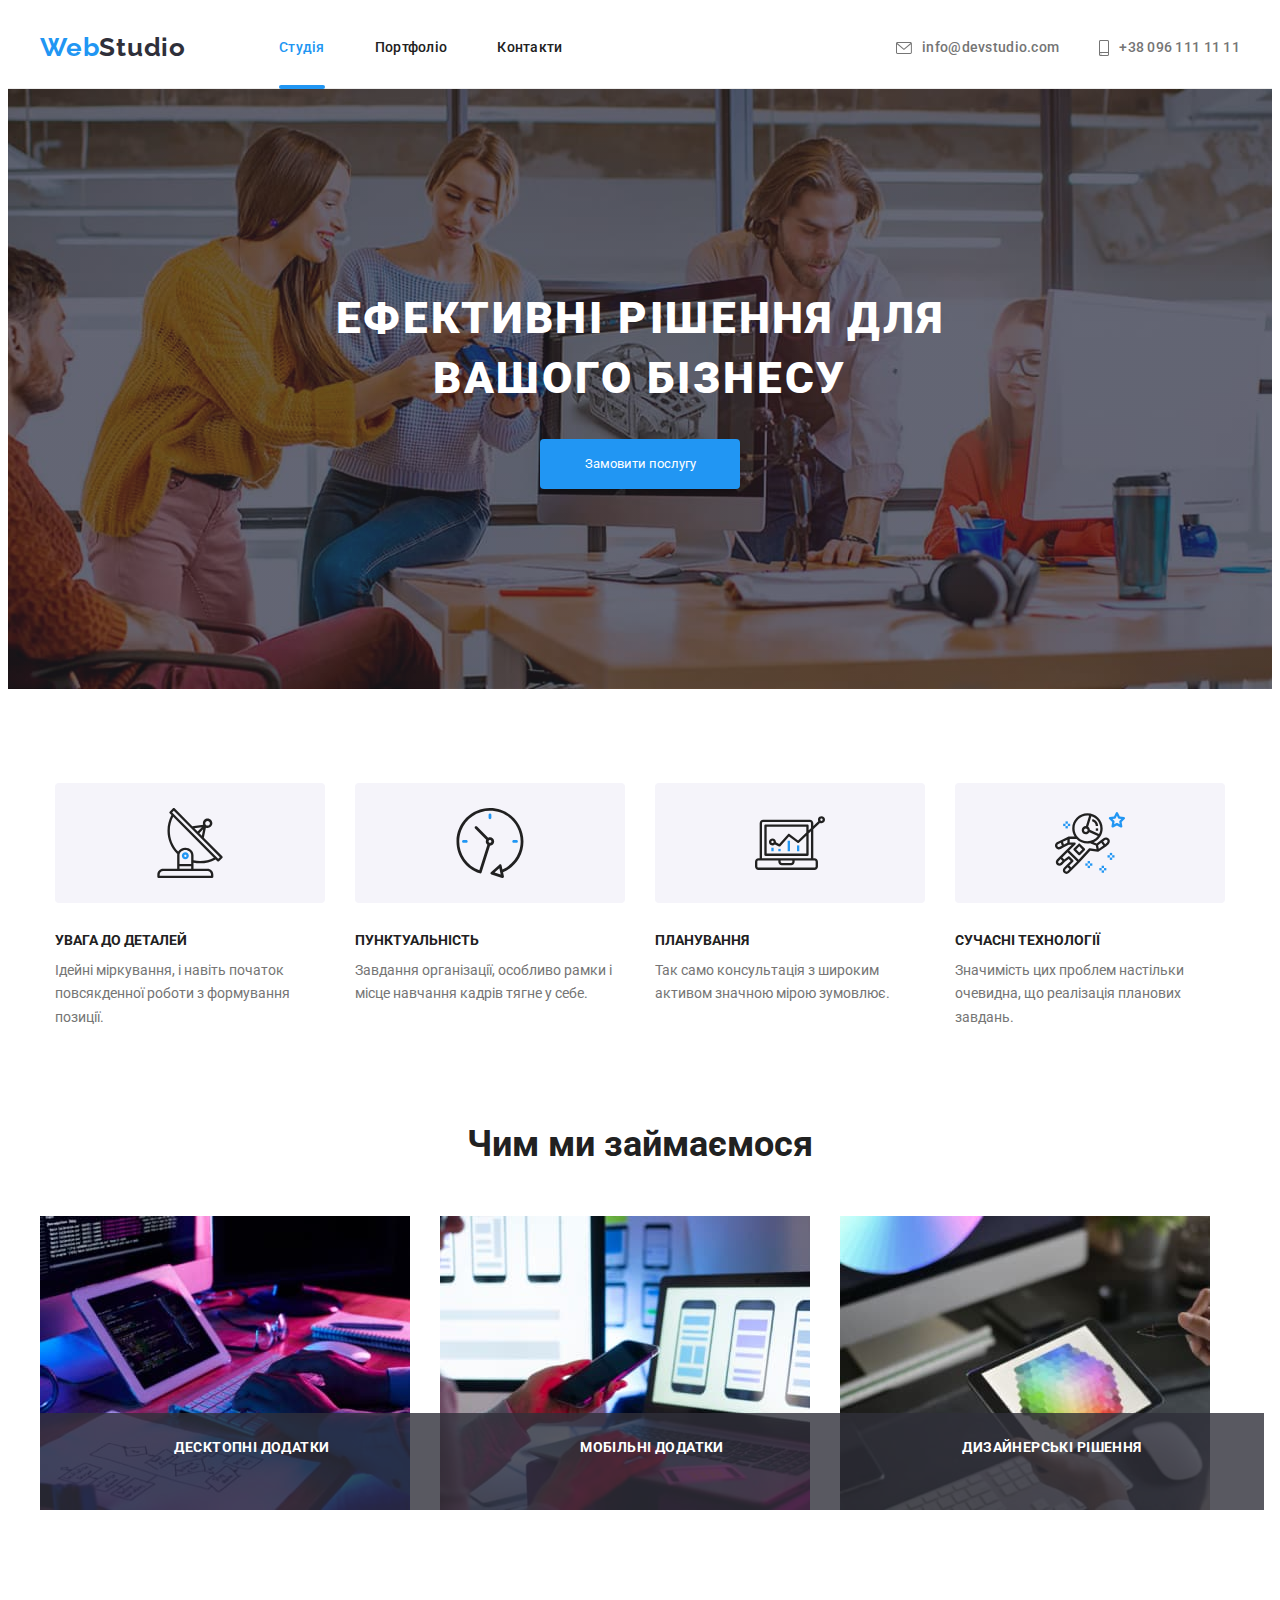
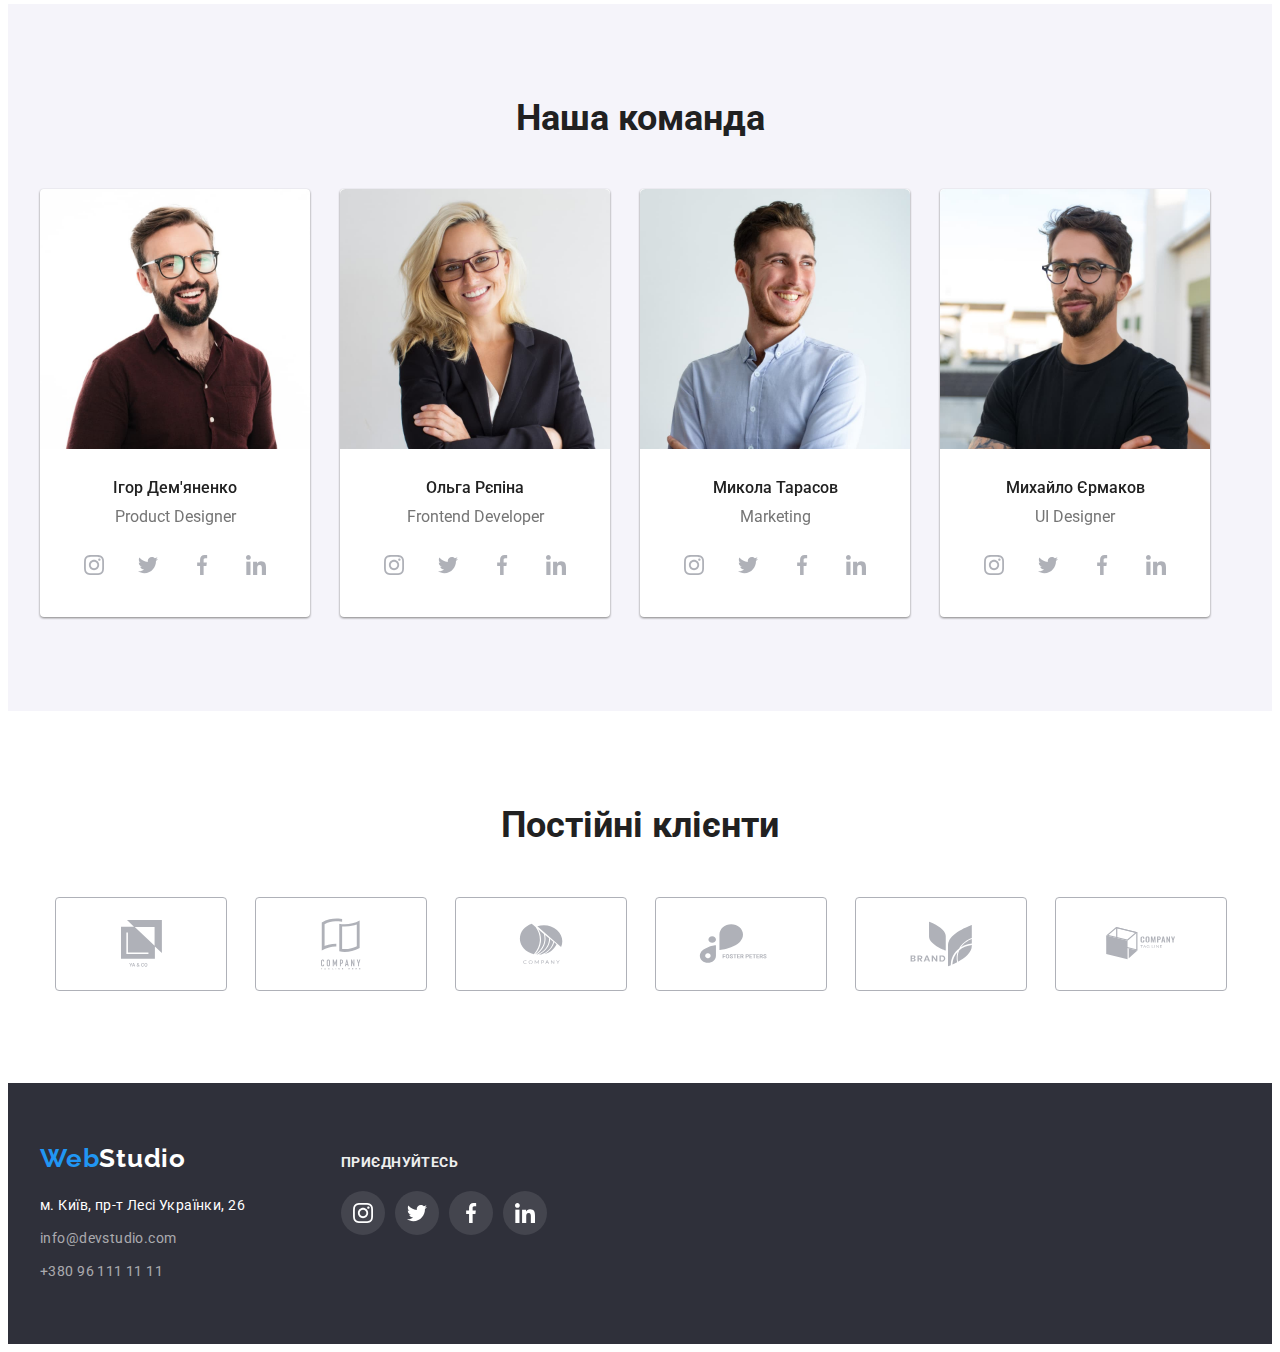
<file: index.html>
<!DOCTYPE html>
  <html lang="uk">
  <head>
    <meta charset="UTF-8">
    <meta http-equiv="X-UA-Compatible" content="IE=edge">
    <meta name="viewport" content="width=device-width, initial-scale=1.0">
    <title>Document</title>
    <link rel="preconnect" href="https://fonts.googleapis.com">
    <link rel="preconnect" href="https://fonts.gstatic.com" crossorigin>
    <link href="https://fonts.googleapis.com/css2?family=Raleway:wght@700&family=Roboto:wght@400;500;700;900&display=swap" rel="stylesheet">
    <link rel="stylesheet" href="https://cdnjs.cloudflare.com/ajax/libs/modern-normalize/1.1.0/modern-normalize.min.css" integrity="sha512-wpPYUAdjBVSE4KJnH1VR1HeZfpl1ub8YT/NKx4PuQ5NmX2tKuGu6U/JRp5y+Y8XG2tV+wKQpNHVUX03MfMFn9Q==" crossorigin="anonymous" referrerpolicy="no-referrer" />
    <link rel="stylesheet" href="./css/styles.css"/>

</head>
  <body>
<!--HEADER-->
<header class="header">
  <div class="header container">
    <nav class="header-nav">
      <a class="logo-header" href="./index.html">
        <span class="logo">Web</span>Studio
      </a>
    <ul class="link-list">
        <li class="header-items"><a class="link-items current list" href="./index.html">Студія</a></li>
        <li class="header-items"><a class="link-items  list" href="./portfolio.html">Портфоліо</a></li>
        <li class="header-items"><a class="link-items list" href="contacts">Контакти</a></li>
    </ul>
    </nav>
    <ul class="contacts">
        <li class="header-contacts">
         <a class="contacts-mail" href="mailto:info@devstudio.com">
          <svg width="16" height="12" class="icon-header">
          <use href="./images/icons.svg#icon-icon_post"></use>
      </svg>info@devstudio.com</a>
        </li>
        <li class="header-contacts">
          <a class="contacts-tel" href="tel:+380961111111">
          <svg width="10" height="16" class="icon-header">
          <use href="./images/icons.svg#icon-smartphone"></use>
      </svg> 
          +38 096 111 11 11</a>
        </li>
    </ul>    
  
 </div>
</header>

   
<!--HERO--> 
<main>
    <section class="section hero">
      <div class="container">
            <h1 class="hero-title">Ефективні рішення для вашого бізнесу</h1>
            <button class="hero-btn" type="button" data-modal-open >Замовити послугу</button>
     </div>
</section>

 <section class="section edge">
  <div class="container">
      <h2 class="visually-hidden">Наші переваги</h2> 
        <ul class="edge-list">
          <li class="edge-elem"> <div class="icon-box">
          <svg width="70" height="70" class="icon-items">
            <use href="./images/icons.svg#icon-antenna-1"></use>
        </svg>   
    </div><h3 class="edge-title  list">УВАГА ДО ДЕТАЛЕЙ</h3><p class="meaning">Ідейні міркування, і навіть початок повсякденної роботи з формування позиції.</p></li>
          <li class="edge-elem"><div class="icon-box">
          <svg width="70" height="70" class="icon-items">
            <use href="./images/icons.svg#icon-clock-1"></use>
        </svg> 
    </div><h3 class="edge-title  list">ПУНКТУАЛЬНІСТЬ</h3><p class="meaning">Завдання організації, особливо рамки і місце навчання кадрів тягне у себе.</p></li>
          <li class="edge-elem"> <div class="icon-box">
          <svg width="70" height="70" class="icon-items">
            <use href="./images/icons.svg#icon-diagram-1"></use>
        </svg> 
    </div><h3 class="edge-title  list">ПЛАНУВАННЯ</h3><p class="meaning">Так само консультація з широким активом значною мірою зумовлює.</p></li>
          <li class="edge-elem"> <div class="icon-box">
          <svg width="70" height="70" class="icon-items">
            <use href="./images/icons.svg#icon-astronaut-1"></use>
        </svg>
      </div> <h3 class="edge-title  list">СУЧАСНІ ТЕХНОЛОГІЇ</h3><p class="meaning">Значимість цих проблем настільки очевидна, що реалізація планових завдань.</p></li>
        </ul>
  </div>
</section>
<section class="section affairs">
  <div class="container">
      <h2 class="section-title">Чим ми займаємося</h2>
      <ul  class="affairs-list">
        <li>
          <div class="overlay-affairs">
          <img class="affairs-items list"src="./images/dekstop.jpg" alt="робочий стіл" width="370">
          <p class="overlay-text">Десктопні додатки</p>
        </div>
        </li>
        <li>
          <div class="overlay-affairs">
          <img class="affairs-items list"
           src="./images/notebook.jpg" alt="ноутбук" width="370">
           <p class="overlay-text">Мобільні додатки</p>
          </li>
        <li>
          <div class="overlay-affairs">
          <img class="affairs-items list"
           src="./images/laptop.jpg" alt="планшет" width="370">
           <p class="overlay-text">Дизайнерські рішення</p>
          </li>
      </ul>
    </div>
</section>
<section class="section team">
  <div class="container">
  <h2 class="section-title">Наша команда</h2>
       <ul class="team-list">
            <li class="conteiner-team">
                  <img class="photo-items list" src="./images/productdesigner.jpg" alt="Ігор Дем'яненко"  width="270">
                <div class="name">
                  <h3 class="team-name">Ігор Дем'яненко</h3>
                  <p class="team-position" lang="en">Product Designer</p>
                  <ul class="team-soc-list list">  
                    <li class="team-soc-items"><a href="#" class="team-soc-link link">
                      <svg width="20" height="20" class="team-soc-icons">
                        <use href="./images/icons.svg#icon-instagram-2"></use>
                    </svg> 
                  </a>
                </li>
                    <li class="team-soc-items"><a href="#" class="team-soc-link link">
                      <svg width="20" height="20" class="team-soc-icons">
                        <use href="./images/icons.svg#icon-twitter"></use>
                    </svg> 
                    </a>
                  </li>
                    <li class="team-soc-items"><a href="#" class="team-soc-link link">
                      <svg width="20" height="20" class="team-soc-icons">
                        <use href="./images/icons.svg#icon-facebook-1"></use>
                    </svg> 
                    </a>
                  </li>
                    <li class="team-soc-items"><a href="#" class="team-soc-link link">
                      <svg width="20" height="20" class="team-soc-icons">
                        <use href="./images/icons.svg#icon-linkedin-1"></use>
                    </svg> 
                    </a>
                  </li>
                </ul>  
              </div>  
              
          <li class="conteiner-team"> 
                <img class="photo-items list" src="./images/frontenddeveloper.jpg" alt="Ольга Рєпіна" width="270">
                <div class="name">
                  <h3 class="team-name">Ольга Рєпіна</h3>
                   <p class="team-position" lang="en">Frontend Developer</p>
                   <ul class="team-soc-list list">  
                    <li class="team-soc-items"><a href="#" class="team-soc-link link">
                      <svg width="20" height="20" class="team-soc-icons">
                        <use href="./images/icons.svg#icon-instagram-2"></use>
                    </svg> 
                  </a>
                </li>
                    <li class="team-soc-items"><a href="#" class="team-soc-link link">
                      <svg width="20" height="20" class="team-soc-icons">
                        <use href="./images/icons.svg#icon-twitter"></use>
                    </svg> 
                    </a>
                  </li>
                    <li class="team-soc-items"><a href="#" class="team-soc-link link">
                      <svg width="20" height="20" class="team-soc-icons">
                        <use href="./images/icons.svg#icon-facebook-1"></use>
                    </svg> 
                    </a>
                  </li>
                    <li class="team-soc-items"><a href="#" class="team-soc-link link">
                      <svg width="20" height="20" class="team-soc-icons">
                        <use href="./images/icons.svg#icon-linkedin-1"></use>
                    </svg> 
                    </a>
                  </li>
                </ul>   
               </div>
              
                  <li class="conteiner-team"> 
                  <img class="photo-items list"src="./images/marketing.jpg"alt="Микола Тарасов" width="270">
                 <div class="name"> 
                  <h3 class="team-name">Микола Тарасов</h3> 
                  <p class="team-position" lang="en">Marketing</p>
                  <ul class="team-soc-list list">  
                    <li class="team-soc-items"><a href="#" class="team-soc-link link">
                      <svg width="20" height="20" class="team-soc-icons">
                        <use href="./images/icons.svg#icon-instagram-2"></use>
                    </svg> 
                  </a>
                </li>
                    <li class="team-soc-items"><a href="#" class="team-soc-link link">
                      <svg width="20" height="20" class="team-soc-icons">
                        <use href="./images/icons.svg#icon-twitter"></use>
                    </svg> 
                    </a>
                  </li>
                    <li class="team-soc-items"><a href="#" class="team-soc-link link">
                      <svg width="20" height="20" class="team-soc-icons">
                        <use href="./images/icons.svg#icon-facebook-1"></use>
                    </svg> 
                    </a>
                  </li>
                    <li class="team-soc-items"><a href="#" class="team-soc-link link">
                      <svg width="20" height="20" class="team-soc-icons">
                        <use href="./images/icons.svg#icon-linkedin-1"></use>
                    </svg> 
                    </a>
                  </li>
                </ul>   
                 </div>  
           <li class="conteiner-team">
                  <img class="photo-items list"src="./images/uidesigner.jpg" alt="Михайло Єрмаков" width="270">
               <div class="name">
                    <h3 class="team-name">Михайло Єрмаков</h3> 
                    <p class="team-position" lang="en">UI Designer</p>
                    <ul class="team-soc-list list">  
                      <li class="team-soc-items"><a href="#" class="team-soc-link link">
                        <svg width="20" height="20" class="team-soc-icons">
                          <use href="./images/icons.svg#icon-instagram-2"></use>
                      </svg> 
                    </a>
                  </li>
                      <li class="team-soc-items"><a href="#" class="team-soc-link link">
                        <svg width="20" height="20" class="team-soc-icons">
                          <use href="./images/icons.svg#icon-twitter"></use>
                      </svg> 
                      </a>
                    </li>
                      <li class="team-soc-items"><a href="#" class="team-soc-link link">
                        <svg width="20" height="20" class="team-soc-icons">
                          <use href="./images/icons.svg#icon-facebook-1"></use>
                      </svg> 
                      </a>
                    </li>
                      <li class="team-soc-items"><a href="#" class="team-soc-link link">
                        <svg width="20" height="20" class="team-soc-icons">
                          <use href="./images/icons.svg#icon-linkedin-1"></use>
                      </svg> 
                      </a>
                    </li>
                  </ul>
               </div>
       </ul>
      </div>
</section>
<section class="section clients">
  <div class="container">
<h2 class="section-title">Постійні клієнти</h2>
<ul class="clients-list">  
    <li class="icon-box-clients">
      <a href="#" class="clients-link">
      <svg width="41" height="47" class="icon-items">
      <use href="./images/icons.svg#icon-group"></use>    
      </svg> 
    </a>
   </li>
    <li class="icon-box-clients">
      <a href="#" class="clients-link">
      <svg width="40" height="52" class="icon-items">
      <use href="./images/icons.svg#icon-group-1"></use>
  </svg> 
</a>
    </li> 
    <li class="icon-box-clients">
      <a href="#" class="clients-link">
      <svg width="44" height="41" class="icon-items">
      <use href="./images/icons.svg#icon-Object"></use>
  </svg> 
</a>
</li> 
    <li class="icon-box-clients">
      <a href="#" class="clients-link">
      <svg width="84" height="41" class="icon-items">
      <use href="./images/icons.svg#icon-group-2"></use>
  </svg> 
</a>
</li>  
    <li class="icon-box-clients">
      <a href="#" class="clients-link">
      <svg width="63" height="46" class="icon-items">
      <use href="./images/icons.svg#icon-disable"></use>
  </svg> 
</a>
</li> 
    <li class="icon-box-clients">
      <a href="#" class="clients-link">
      <svg width="94" height="44" class="icon-items">
      <use href="./images/icons.svg#icon-compait"></use>
  </svg> 
</a>
</li>
</ul>
</div>
</section>
<!--FOOTER-->
</main>
       <footer class="footer">
        <div class="container">
        <div class="adress-raport">
        <a class="logo-link" href="./index.html">
       <span class="logo">Web</span>Studio</a>
      <address>     
        <ul class="footer-list list">
            <li class="element"><a class="footer-links-map link" href="https://goo.gl/maps/fhk3UUp2k1UyL6vdA" target="_blank" rel="noreferrer noopener">м. Київ, пр-т Лесі Українки, 26</a></li>
            <li class="element"><a class="footer-links-mail link" href="mailto:info@devstudio.com">info@devstudio.com</a></li>
            <li class= ><a class="footer-links-tel link" href="tel:+380961111111">+380 96 111 11 11</a></li>
        </ul>
    </address>
  </div>
  <div class="join-raport">
  <span class="title-footer">приєднуйтесь</span>
    <ul class="footer-soc-list list">  
      <li class="footer-soc-items"><a href="#" class="footer-soc-link link">
        <svg width="20" height="20" class="footer-soc-icons">
          <use href="./images/icons.svg#icon-instagram-2"></use>
      </svg> 
    </a>
  </li>
      <li class="footer-soc-items"><a href="#" class="footer-soc-link link">
        <svg width="20" height="20" class="footer-soc-icons">
          <use href="./images/icons.svg#icon-twitter"></use>
      </svg> 
      </a>
    </li>
      <li class="footer-soc-items"><a href="#" class="footer-soc-link link">
        <svg width="20" height="20" class="footer-soc-icons">
          <use href="./images/icons.svg#icon-facebook-1"></use>
      </svg> 
      </a>
    </li>
      <li class="footer-soc-items"><a href="#" class="footer-soc-link link">
        <svg width="20" height="20" class="footer-soc-icons">
          <use href="./images/icons.svg#icon-linkedin-1"></use>
      </svg> 
      </a>
    </li>
  </ul>
  </div>
</div>
  </footer>
  <div class="backdrop is-hidden" data-modal>
    <div class="modal">
      <button type="button" class="modal-close" data-modal-close >
        <svg width="18" height="18" class="">
          <use href="./images/icons.svg#icon-close"></use>
      </svg> 
      </button>
    </div>
  </div>
  <script src="./js/modal.js"></script>
  
  </body>
 </html>
</file>
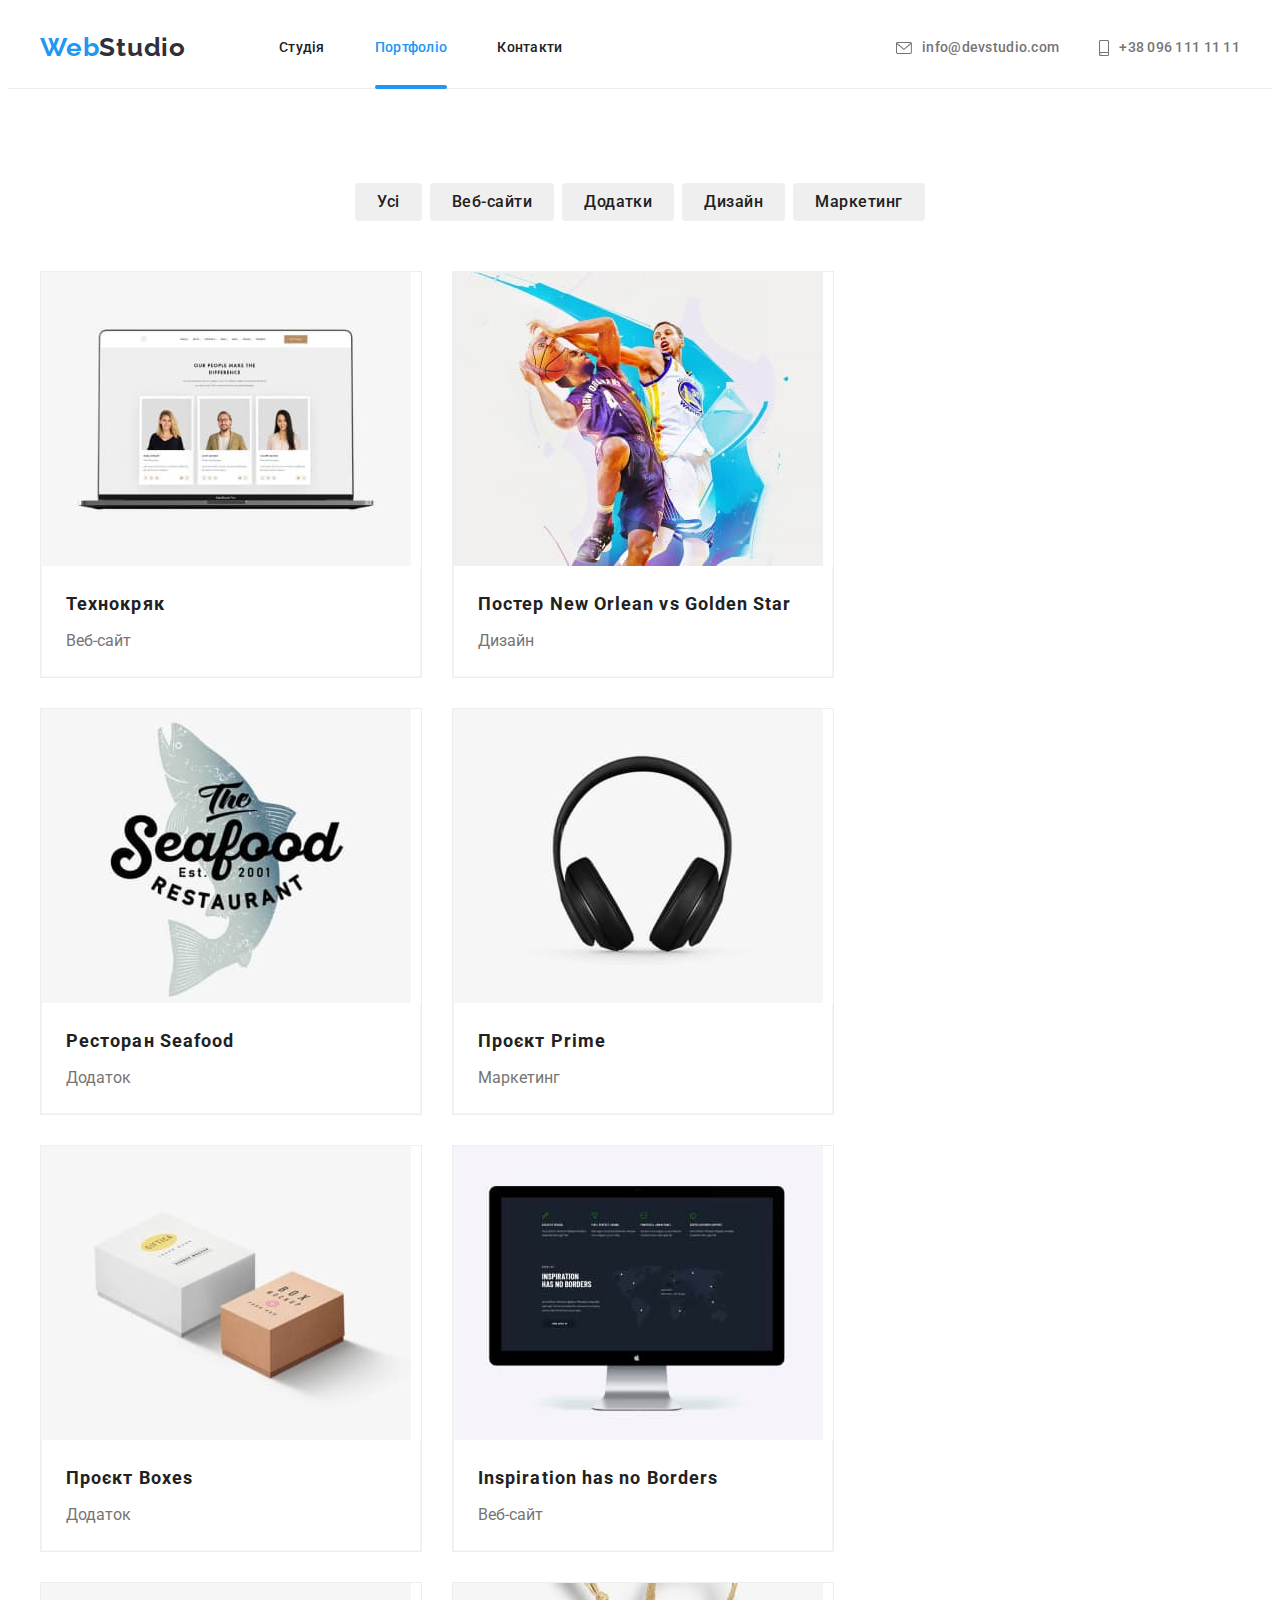
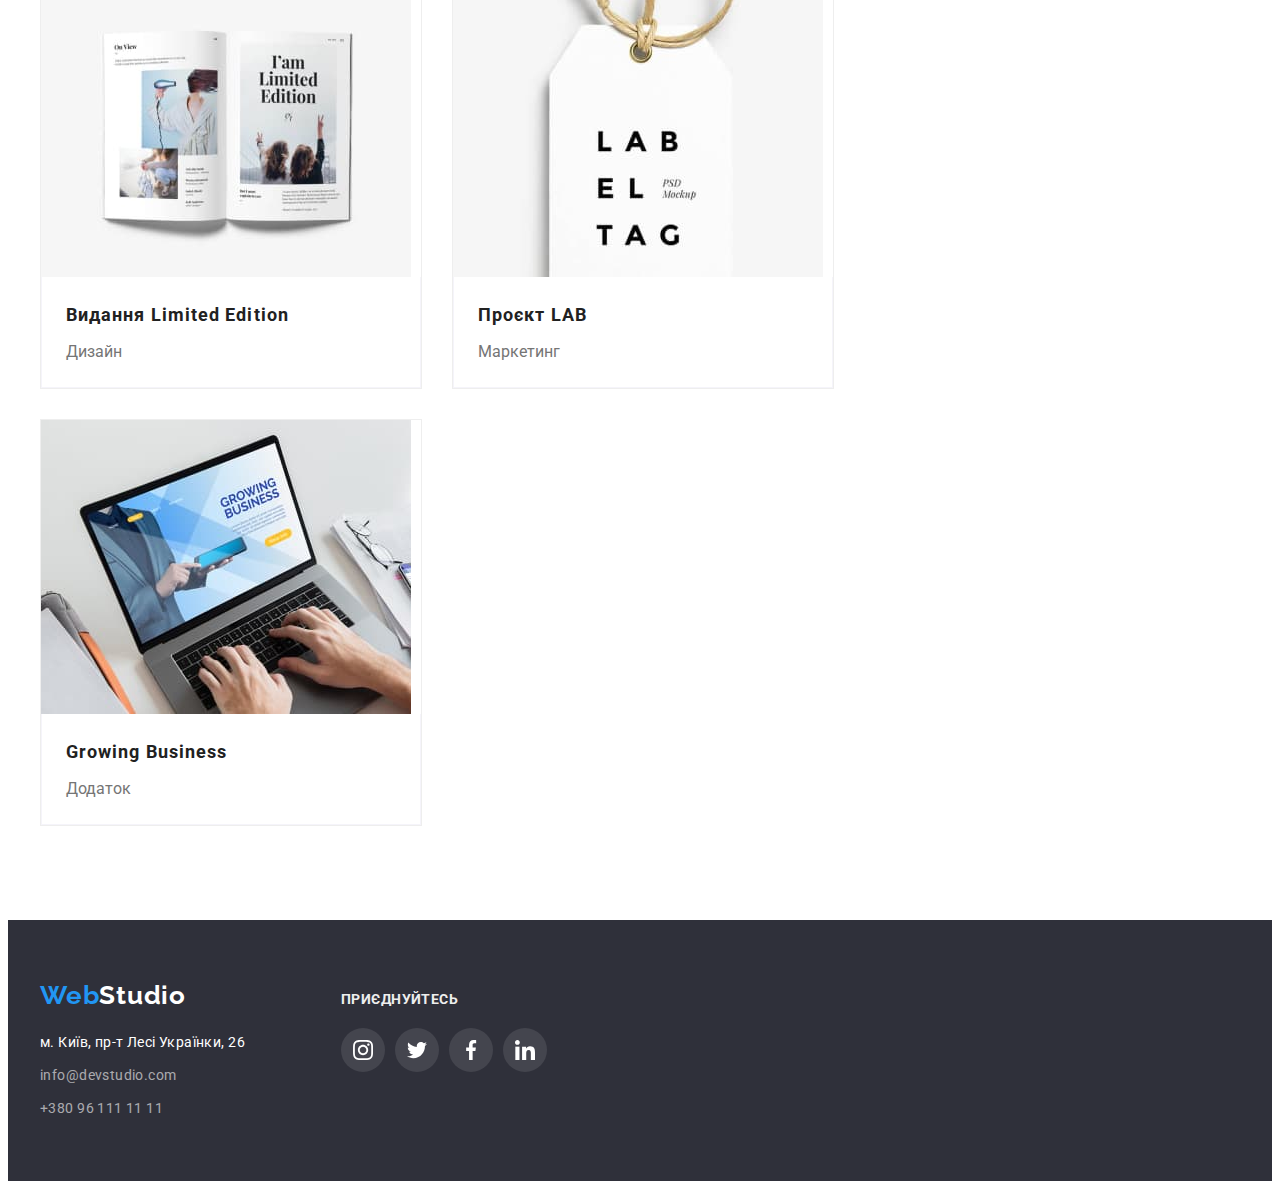
<file: portfolio.html>
<!DOCTYPE html>
<html lang="uk">
<head>
  <meta charset="UTF-8">
  <meta http-equiv="X-UA-Compatible" content="IE=edge">
  <meta name="viewport" content="width=device-width, initial-scale=1.0">
  <title>Document</title>
  <link rel="preconnect" href="https://fonts.googleapis.com">
  <link rel="preconnect" href="https://fonts.gstatic.com" crossorigin>
  <link href="https://fonts.googleapis.com/css2?family=Raleway:wght@700&family=Roboto:wght@400;500;700;900&display=swap" rel="stylesheet">
  <link rel="stylesheet" href="https://cdnjs.cloudflare.com/ajax/libs/modern-normalize/1.1.0/modern-normalize.min.css" integrity="sha512-wpPYUAdjBVSE4KJnH1VR1HeZfpl1ub8YT/NKx4PuQ5NmX2tKuGu6U/JRp5y+Y8XG2tV+wKQpNHVUX03MfMFn9Q==" crossorigin="anonymous" referrerpolicy="no-referrer" />
  <link rel="stylesheet" href="./css/styles.css"/>
</head>
<body>
    <!--HEADER-->
 <header class="header">
  <div class="container">
    <nav class="header-nav">
          <a class="logo-header" href="./index.html">
            <span class="logo">Web</span>Studio
          </a>
        <ul class="link-list">
            <li class="header-items"><a class="link-items list" href="./index.html">Студія</a></li>
            <li class="header-items"><a class="link-items current list" href="./portfolio.html">Портфоліо</a></li>
            <li class="header-items"><a class="link-items list" href="contacts">Контакти</a></li>
        </ul>
        </nav>
        <ul class="contacts">
          <li class="header-contacts">
           <a class="contacts-mail" href="mailto:info@devstudio.com">
            <svg width="16" height="12" class="icon-header">
            <use href="./images/icons.svg#icon-icon_post"></use>
        </svg>info@devstudio.com</a>
          </li>
          <li class="header-contacts">
            <a class="contacts-tel" href="tel:+380961111111">
            <svg width="10" height="16" class="icon-header">
            <use href="./images/icons.svg#icon-smartphone"></use>
        </svg> 
            +38 096 111 11 11</a>
          </li>
      </ul>    
    
      </div>
 </header>
 <main>
<!--HERO-->
<section class="section btn-list">
  <div class="container">
          <h1 class="visually-hidden">Меню сайту</h1>
          <ul class="hero-btns">
            <li><button class="btn-items list" type="button">Усі</button></li>
            <li><button class="btn-items list" type="button">Веб-сайти</button></li>
            <li><button class="btn-items list" type="button">Додатки</button></li>
            <li><button class="btn-items list" type="button">Дизайн</button></li>
            <li><button class="btn-items list" type="button">Маркетинг</button></li>
          </ul>
    <ul class="projects-list">
      <li class="projects-items  list">
        <a class="card-link" href="#">
          <div class="project-overlay">
        <img src="./images/notebook_1.jpg" alt="notebook" width="370">
        <p class="overlay">Ресурс пропонує комплексні пропозиції з
           різним рівнем функціоналу та сервісів. 
           Все це дозволить відвідувачу отримати вичерпні
            відомості про компанію чи приватну особу.</p>
          </div>
        <div class="name-list"><h2 class="project-title">Технокряк</h2>
        <p class="project-text">Веб-сайт</p>
      </div>
    </a>
      </li>
      <li class="projects-items list">
        <a class="card-link" href="#">
          <div class="project-overlay">
        <img src="./images/nba.jpg" alt="nba" width="370">
        <p class="overlay">Ресурс пропонує комплексні пропозиції з
          різним рівнем функціоналу та сервісів. 
          Все це дозволить відвідувачу отримати вичерпні
           відомості про компанію чи приватну особу.</p>
         </div>
       <div class="name-list"> <h2 class="project-title">Постер New Orlean vs Golden Star</h2>
        <p class="project-text">Дизайн</p>
      </div>
    </a>
      </li>
      <li class="projects-items list">
        <a class="card-link" href="#">
          <div class="project-overlay">
        <img src="./images/seafood.jpg" alt="seafood" width="370">
        <p class="overlay">Ресурс пропонує комплексні пропозиції з
          різним рівнем функціоналу та сервісів. 
          Все це дозволить відвідувачу отримати вичерпні
           відомості про компанію чи приватну особу.</p>
         </div>
        <div class="name-list"><h2 class="project-title">Ресторан Seafood</h2>
        <p class="project-text">Додаток</p>
      </div>
    </a>
      </li>
      <li class="projects-items list">
        <a class="card-link" href="#">
          <div class="project-overlay">
        <img src="./images/headphones.jpg" alt="headphones" width="370">
        <p class="overlay">Ресурс пропонує комплексні пропозиції з
          різним рівнем функціоналу та сервісів. 
          Все це дозволить відвідувачу отримати вичерпні
           відомості про компанію чи приватну особу.</p>
         </div>
        <div class="name-list"><h2 class="project-title">Проєкт Prime</h2>
        <p class="project-text">Маркетинг</p>
      </div>
    </a>
      </li>
      <li class="projects-items list">
        <a class="card-link" href="#">
          <div class="project-overlay">
        <img src="./images/box.jpg" alt="box" width="370">
        <p class="overlay">Ресурс пропонує комплексні пропозиції з
          різним рівнем функціоналу та сервісів. 
          Все це дозволить відвідувачу отримати вичерпні
           відомості про компанію чи приватну особу.</p>
         </div>
        <div class="name-list"><h2 class="project-title">Проєкт Boxes</h2>
        <p class="project-text">Додаток</p>
      </div>
    </a>
      </li>
      <li class="projects-items list">
        <a class="card-link" href="#">
          <div class="project-overlay">
        <img src="./images/pc.jpg" alt="pc" width="370">
        <p class="overlay">Ресурс пропонує комплексні пропозиції з
          різним рівнем функціоналу та сервісів. 
          Все це дозволить відвідувачу отримати вичерпні
           відомості про компанію чи приватну особу.</p>
         </div>
        <div class="name-list"><h2 class="project-title">Inspiration has no Borders</h2>
        <p class="project-text">Веб-сайт</p>
      </div>
    </a>
      </li>
      <li class="projects-items list">
        <a class="card-link" href="#">
          <div class="project-overlay">
        <img src="./images/book.jpg" alt="book" width="370">
        <p class="overlay">Ресурс пропонує комплексні пропозиції з
          різним рівнем функціоналу та сервісів. 
          Все це дозволить відвідувачу отримати вичерпні
           відомості про компанію чи приватну особу.</p>
         </div>
        <div class="name-list"><h2 class="project-title">Видання Limited Edition</h2>
        <p class="project-text">Дизайн</p>
      </div>
    </a>
      </li>
      <li class="projects-items list">
        <a class="card-link" href="#">
          <div class="project-overlay">
        <img src="./images/lab.jpg" alt="lab">
        <p class="overlay">Ресурс пропонує комплексні пропозиції з
          різним рівнем функціоналу та сервісів. 
          Все це дозволить відвідувачу отримати вичерпні
           відомості про компанію чи приватну особу.</p>
         </div>
        <div class="name-list"><h2 class="project-title">Проєкт LAB</h2>
        <p class="project-text">Маркетинг</p>
      </div>
    </a>
      </li>
      <li class="projects-items list">
        <a class="card-link" href="#">
          <div class="project-overlay">
        <img src="./images/notebook_2.jpg" alt="notebook_2">
        <p class="overlay">Ресурс пропонує комплексні пропозиції з
          різним рівнем функціоналу та сервісів. 
          Все це дозволить відвідувачу отримати вичерпні
           відомості про компанію чи приватну особу.</p>
         </div>
        <div class="name-list"><h2 class="project-title">Growing Business</h2>
        <p class="project-text">Додаток</p>
      </div>
    </a>
      </li>
    </ul>
  </div>
</section>
<!--футер-->
</main>
<footer class="footer">
  <div class="footer container">
  <div class="adress-raport">
  <a class="logo-link" href="./index.html">
 <span class="logo">Web</span>Studio</a>
<address>     
  <ul class="footer-list list">
      <li class="element"><a class="footer-links-map link" href="https://goo.gl/maps/fhk3UUp2k1UyL6vdA" target="_blank" rel="noreferrer noopener">м. Київ, пр-т Лесі Українки, 26</a></li>
      <li class="element"><a class="footer-links-mail link" href="mailto:info@devstudio.com">info@devstudio.com</a></li>
      <li class= ><a class="footer-links-tel link" href="tel:+380961111111">+380 96 111 11 11</a></li>
  </ul>
</address>
</div>
<div class="join-raport">
<span class="title-footer">приєднуйтесь</span>
<ul class="footer-soc-list list">  
<li class="footer-soc-items"><a href="#" class="footer-soc-link link">
  <svg width="20" height="20" class="footer-soc-icons">
    <use href="./images/icons.svg#icon-instagram-2"></use>
</svg> 
</a>
</li>
<li class="footer-soc-items"><a href="#" class="footer-soc-link link">
  <svg width="20" height="20" class="footer-soc-icons">
    <use href="./images/icons.svg#icon-twitter"></use>
</svg> 
</a>
</li>
<li class="footer-soc-items"><a href="#" class="footer-soc-link link">
  <svg width="20" height="20" class="footer-soc-icons">
    <use href="./images/icons.svg#icon-facebook-1"></use>
</svg> 
</a>
</li>
<li class="footer-soc-items"><a href="#" class="footer-soc-link link">
  <svg width="20" height="20" class="footer-soc-icons">
    <use href="./images/icons.svg#icon-linkedin-1"></use>
</svg> 
</a>
</li>
</ul>
</div>
</div>
</footer>
  </body>
</html>
</file>
<file: css/styles.css>
:root{
   --main-color:#ffffff;
   --primary-color:#757575;
   --second-color: #2F303A;
   --accent-color: #2196F3;
   --paragraph-color: #212121;
   --gray-background:#F5F4FA;
   --background-blue:#1886F3;
    --icon-soc-color:#AFB1B8;
    --animation: color 250ms cubic-bezier(0.4, 0, 0.2, 1);
    }

a{
    text-decoration: none;
}

ul{  padding-left: 0;
     margin: 0;
     list-style-type:none;
}

body{
    font-family: 'Roboto' , sans-serif;
    color: var(--paragraph-color);
    background-color: var(--main-color);
    font-size: 14px;
}

.visually-hidden {
    position: absolute;
    width: 1px;
    height: 1px;
    margin: -1px;
    border: 0;
    padding: 0;
    white-space: nowrap;
    clip-path: inset(100%);
    clip: rect(0 0 0 0);
    overflow: hidden;
  }

  /*reset*/

  h1,
  h2,
  h3,
  h4,
  h5,
  h6,
  p{
    margin: 0;
  }

  img{
    display: block;
    max-width: 100%;
    height: auto;
  }

  button{
    cursor: pointer;
  }

  a{
    text-decoration: none;
  }

ul{  padding-left: 0;
     margin: 0;
     list-style-type:none;
}

/* components*/

.container{
    width: 1200px;
    padding: 0 15px;
    margin: 0 auto;
}

/*------HEADER------*/

header {
    border-bottom: 1px solid #ECECEC;
    
}

.header-nav{
    display: flex;
    align-items: center;
    margin-right: auto;
}
.header .container{
    display: flex;
}
.link-list{
    display: flex;
    align-items: center;
    gap: 50px;
    
}

.header-items{
    display: block;
    
}

.contacts{
    display: flex;
    align-items: center;
    gap: 40px;
}

.header-contacts{
    align-items: center;
    justify-content: center;
}
.icon-header{
    margin-right: 10px;
    fill: currentColor;
}


.logo-header {
    margin-right: 93px;
    padding: 24px 0 25px;
    font-family: 'Raleway' , sans-serif;
    color:var(--accent-color);
    font-weight: 700;
    font-size: 26px;
    line-height: 1.19;
    letter-spacing: 0.03em;
    color: var(--second-color);
}



.link-list .header-items .current{
    position: relative;
    color: var(--accent-color);
    
}

.link-list .link-items{
    position: relative;
    display: block; 
    font-weight: 500;
    line-height: 1.14;
    letter-spacing: 0.02em;
    color: var(--paragraph-color);
    text-decoration: none;
    transition: var(--animation);
}

.link-list .link-items:hover,
.link-list .link-items:focus{
   color: var(--accent-color);
}

.link-items{
    padding: 32px 0 32px 0;
}


.link-list  .link-items.current::after{
    display: block;
    content: '';
    position: absolute;
    width: 100%;
    height: 4px;
    bottom: -1px;
    left: 0;
    background-color: var(--accent-color);
    border-radius: 2px;
    
}

.link-list  .link-items:hover::after,
.link-list  .link-items:focus::after{
    content: '';
    position: absolute;
    width: 100%;
    height: 4px;
    bottom: 0;
    left: 0;
    background-color: var(--accent-color);
    border-radius: 2px;
    
}

.contacts-mail{
    display: flex;
    align-items: center;
    font-weight: 500;
    line-height: 1.14;
    letter-spacing: 0.02em;
    color: var(--primary-color);
    transition: var(--animation);
}

.contacts-tel{ 
    display: flex;
    align-items: center;
    font-weight: 500;
    line-height: 1.14;
    letter-spacing: 0.02em;
    color: var(--primary-color);
    transition: var(--animation);
}

.contacts .contacts-mail:hover ,
.contacts .contacts-mail:active{
    color: var(--accent-color);
}

.contacts .contacts-tel:hover ,
.contacts .contacts-tel:active{
    color: var(--accent-color);
}

/*-----------HERO---------*/

.section {
    padding: 94px 0 94px 0 ;
 }

.link-items::after{
    content: '';
    height: 2px;
    width: 20px;
    background-color: var(--accent-color);
    border-radius: 4px;
}

.hero{
    padding: 200px 0 200px;
    text-align: center;
    background-image: linear-gradient(rgba(47, 48, 58, 0.4), rgba(47, 48, 58, 0.4)), url(../images/back_header.jpg);
    background-color: var(--second-color);
    background-color: #2F303A;
    background-position: center;
    background-size: cover;
    background-repeat: no-repeat;
    max-width: 1600px;
    margin:  0 auto;

}

.hero-title{
    margin-bottom: 30px;
    max-width: 700px;
    margin-left: auto;
    margin-right: auto;
    font-weight: 900;
    font-size: 44px;
    line-height: 1.36;
    letter-spacing: 0.06em;
    text-transform: uppercase;
    color:var(--main-color);
}

.hero-btn{
    min-width: 200px;
    height: 50px;
    padding: 10px 24px;
    border: 0;
    display: inline-block;
    color: var(--main-color);
    background-color: var(--accent-color);
    cursor: pointer;
    box-shadow: 0px 4px 4px rgba(0, 0, 0, 0.15);
    border-radius: 4px;
    font-family: inherit;
    transition: background-color 250ms cubic-bezier(0.4, 0, 0.2, 1);
}

.hero-btn:hover,
.hero-btn:focus{
    background-color:var(--background-blue)
}

.edge{
    padding-bottom: 0;
}

.edge-title{
    font-size: 14px;
    line-height: 1.14;
    text-transform: uppercase;
    color:var(--paragraph-color);
    margin-bottom: 10px;
 }   

 .icon-box{
    display: flex;
    justify-content: center;
    align-items: center;
    width: 100%;
    height: 120px;
    background-color: var(--gray-background);
    border-radius: 4px;
    margin-right: 30px;
    margin-bottom: 30px;
    
 }

 .icon-items{
    background-color: var(--gray-background);
    
 }
 .edge-elem{
    width: 270px;
    
 }

 .edge-list{
    display: flex;
    margin-left: auto;
    margin-right: auto;
    justify-content: center;
    gap: 30px;
 }

.meaning{
    gap: 30px;
    font-weight: 400;
    font-size: 14px;
    line-height: 1.7;
    color: var(--primary-color);
}

.section-title{
    margin-bottom: 50px;
    font-size: 36px;
    line-height: 1.16;
    text-align: center;
    color: var(--paragraph-color);
}
 
.overlay-affairs{
    
    position: relative;

}

.overlay-text{
    position: absolute;
    background: rgba(47, 48, 58, 0.8);
    bottom: 0;
    width: 100%;
    height: 70px;
    text-align: center;
    padding: 27px 27px 0;
    font-family: 'Roboto';
    font-style: normal;
    font-weight: 700;
    font-size: 14px;
    line-height: 1.14;
    letter-spacing: 0.03em;
    text-transform: uppercase;
    color: var(--main-color);
}

.affairs-list{
    display: flex;
    gap: 30px;
    
}
.photo-items{
    border-top-left-radius:2% ;
    border-top-right-radius:2%;
}
.conteiner-team{
    background: var(--main-color);
    filter: drop-shadow( 0px 1px 1px gray);
    border-radius: 4px;
}

.team-soc-list{
    display: flex;
    justify-content: center;
    align-items: center;
}

.team-soc-items {
   width: 44px;
    height: 44px; 
    
}

.team-soc-items:not(:last-child){
    margin-right: 10px;
    
}

.team-soc-link{
    display: flex;
    align-items: center;
    justify-content: center;  
    border-radius: 50%;
    justify-content: center;
    width: 100%;
    height: 100%;  
    fill: var(--icon-soc-color);
    transition: background-color 250ms cubic-bezier(0.4, 0, 0.2, 1) , fill 250ms cubic-bezier(0.4, 0, 0.2, 1);
}

 .team-soc-link:hover,
 .team-soc-link:focus{
   fill: var(--main-color); 
   background: var(--accent-color);
}

.name{
    padding: 30px 0 30px;
}
.team{
    background-color: var(--gray-background);
}

.team-list{
    display: flex;
    gap: 30px;
    
}

.team-name{
    margin-bottom: 10px;
    font-weight: 500;
    font-size: 16px;
    line-height: 1.18;
    text-align: center;
    color: var(--paragraph-color);
}

.team-position{   
    margin-bottom: 16px;
    font-size: 16px;
    line-height: 1.18;
    text-align: center;
    color: var(--primary-color);
}

.hero-btns{
    margin-bottom: 50px;
    display: flex;
    gap: 8px;
    align-items: center;
    border-radius: 4px;
    justify-content: center;
    
}

.btn-items{
    padding: 6px 22px;
    border:  solid #EEEEEE;
    border-radius: 4px ;
    cursor: pointer;
    font-family: inherit;
    font-style: normal;
    font-weight: 500;
    font-size: 16px;
    line-height: 1.62;
    text-align: center;
    letter-spacing: 0.03em;
    color:var(--paragraph-color);
    border: none;
    transition: background-color 250ms cubic-bezier(0.4, 0, 0.2, 1) , color 250ms cubic-bezier(0.4, 0, 0.2, 1) , box-shadow 250ms cubic-bezier(0.4, 0, 0.2, 1);
}

.btn-list .btn-items:hover,
.btn-list .btn-items:focus{
    color: var(--main-color);
    background-color: var(--accent-color);
    box-shadow: 0px 3px 1px rgba(0, 0, 0, 0.1),
    0px 1px 2px rgba(0, 0, 0, 0.08),
    0px 2px 2px rgba(0, 0, 0, 0.12);

}

.projects-list{
    display: flex;
    flex-wrap: wrap;
    gap:30px;
}

.project-overlay{
    overflow: hidden;
    position: relative;
}

.overlay{
    position: absolute;
    overflow: hidden;
    top: 0;
    left: 0;
    width: 100%;
    height: 100%;
    transform: translatey(100%);
    transition: transform 250ms ease;
    background-color:rgba(33, 150, 243, 0.9);
    padding: 63px 24px;
    font-family: 'Roboto';
    font-style: normal;
    font-weight: 400;
    font-size: 18px;
    line-height: 1.56; 
    letter-spacing: 0.03em;
    color: var(--main-color);
    
  
}

.card-link:hover .overlay{
    transform: translatey(0);
    
}

.card-link{
    display: block;
    transition: box-shadow 250ms cubic-bezier(0.4, 0, 0.2, 1);
}

.card-link:hover,
.card-link:focus{
    box-shadow: 0px 1px 1px rgba(0, 0, 0, 0.12), 
    0px 4px 4px rgba(0, 0, 0, 0.06), 
    1px 4px 6px rgba(0, 0, 0, 0.16);
}

.projects-items {
    width: calc((100% - 60px) / 3);
    border: 1px solid #EEEEEE;
   
    
}



.project-title{
    color: var(--paragraph-color);
    font-size: 18px;
    line-height: 2;
    letter-spacing: 0.06em;
    margin-bottom: 4px;
}

.project-text{
    font-size: 16px;
    line-height: 1.88;
    color: var(--primary-color);
}

.name-list{
    padding: 20px 24px 20px ;
    border-bottom: 1px solid var(--gray-background);
    border-right:1px solid var(--gray-background);
    border-left: 1px solid var(--gray-background);
   
}

.icon-box-clients {   
    width: 170px;
    height: 92px;
} 

.icon-box-clients:not(:last-child){
margin-right: 30px;
}


.clients-link{
    display: flex;
    justify-content:center;
    align-items:center;
    margin-top: 0;
    border-radius: 4px;
    margin-right: 30px;
    background-color:var(--main-color);
    width: 100%;
    height: 100%;
    border: 1px solid #AFB1B8 ;
    cursor: pointer;
    fill: #afb1b8;  
    transition: fill 250ms cubic-bezier(0.4, 0, 0.2, 1) , border-color 250ms cubic-bezier(0.4, 0, 0.2, 1);
}

.clients-link:hover,
.clients-link:focus{   
   fill: var(--accent-color);
    border-color: var(--accent-color);
}

 .icon-items{
    background-color: transparent;   
}

   .clients-list{        
    display: flex;
    justify-content: center;
    align-items: center;
    margin-top: 0;
 } 


/*-------FOOTER------*/

.footer{
    background-color:var(--second-color);
    padding: 60px 0 60px;
}

.logo-link{
    display: inline-block;
    margin-bottom: 20px;
    font-family: 'Raleway' ,sans-serif;
    font-style: normal;
    font-weight: 700;
    font-size: 26px;
    line-height: 1.19;
    letter-spacing: 0.03em;
    color:var(--main-color);
}



.footer-list:not(:nth-child(2)){
    margin:0;
}

.element{
    margin-bottom: 9px;
}

.footer-links-map{
    font-family: inherit;
    font-style: normal;
    font-weight: 400;
    font-size: 14px;
    line-height: 1.71;
    letter-spacing: 0.03em;
    color: var(--main-color);
}

.footer-links-mail{
    font-family: inherit;
    font-style: normal;
    font-weight: 400;
    font-size: 14px;
    line-height: 1.71;
    letter-spacing: 0.03em;
    color: rgba(255, 255, 255, 0.6);
    transition: var(--animation);
}

.footer-links-tel{
    font-family: inherit;
    font-style: normal;
    font-weight: 400;
    font-size: 14px;
    line-height: 1.71;
    letter-spacing: 0.03em;
    color: rgba(255, 255, 255, 0.6);
    transition: var(--animation);
}

.logo{

    font-weight: 700;
    font-size: 26px;
    line-height: 1.19;
    letter-spacing: 0.03em;
    color: var(--accent-color);
}

.footer-list .footer-links-mail:hover,
.footer-list .footer-links-mail:focus{
color: var(--accent-color);
}

.footer-list .footer-links-tel:hover,
.footer-list .footer-links-tel:focus{
color: var(--accent-color);
}

.footer-soc-list{
    display: flex;
    justify-content: center;
    align-items: center;
}
 

.title-footer{ 
    margin-top: 0;
    font-weight: 700;
    font-size: 14px;
    line-height: 1.14;
    letter-spacing: 0.03em;
    text-transform: uppercase;
    color: #EEEEEE;
    display: block;
    margin-bottom: 20px;
}

.footer-soc-items{ 
    width: 44px;
    height: 44px; 
    border-radius: 50%;
    fill: var(--main-color);

}

.footer-soc-items:not(:last-child){
    margin-right: 10px;
}

.footer-soc-icons{
    fill: var(--main-color);
}

.footer-soc-link{
    display: flex;
    justify-content: center;
    align-items: center;
    width: 100%;
    height: 100%;
    color:var(--main-color);
    border-radius: 50%;
    background-color: rgba(255, 255, 255, 0.1);
    transition: background-color 250ms cubic-bezier(0.4, 0, 0.2, 1) ;
}


.footer-soc-link:hover,
.footer-soc-link:focus{
    background-color: var(--accent-color);
    
}
 .footer .container{
    display: flex;
    align-items: baseline;
    padding: 0 15px;
 }

.adress-raport{
    min-width: 231px;
}

 .join-raport{
    
    margin-left: 70px;
 }


 .backdrop{
    position: fixed;
    top: 0;
    width: 100%;
    height: 100%;
    background-color:  rgba(0, 0, 0, 0.2);
    transition: opacity 300ms linear , visibility 300ms linear ;
 }

 .modal{
    position: absolute;
    top: 50%;
    left: 50%;
    transform: translate(-50%, -50%) scale(1);
    width: 528px;
    min-height: 581px;
    background-color: var(--main-color);
    border-radius: 4px;
    transition: transform 250ms linear ;
}

.backdrop.is-hidden .modal{
    transform: translate(-50%, -50%) scale(0);
}

.modal-close{
    position: absolute;
    top: 8px;
    right: 8px;
    background-color: transparent;
    display: flex;
    align-items: center;
    justify-content: center; 
    border-radius: 50%; 
    border: 1px solid rgba(0, 0, 0, 0.1);
    padding: 6px 6px;
}

.is-hidden{
    opacity: 0;
    visibility: hidden;
    pointer-events: none;
}
</file>
